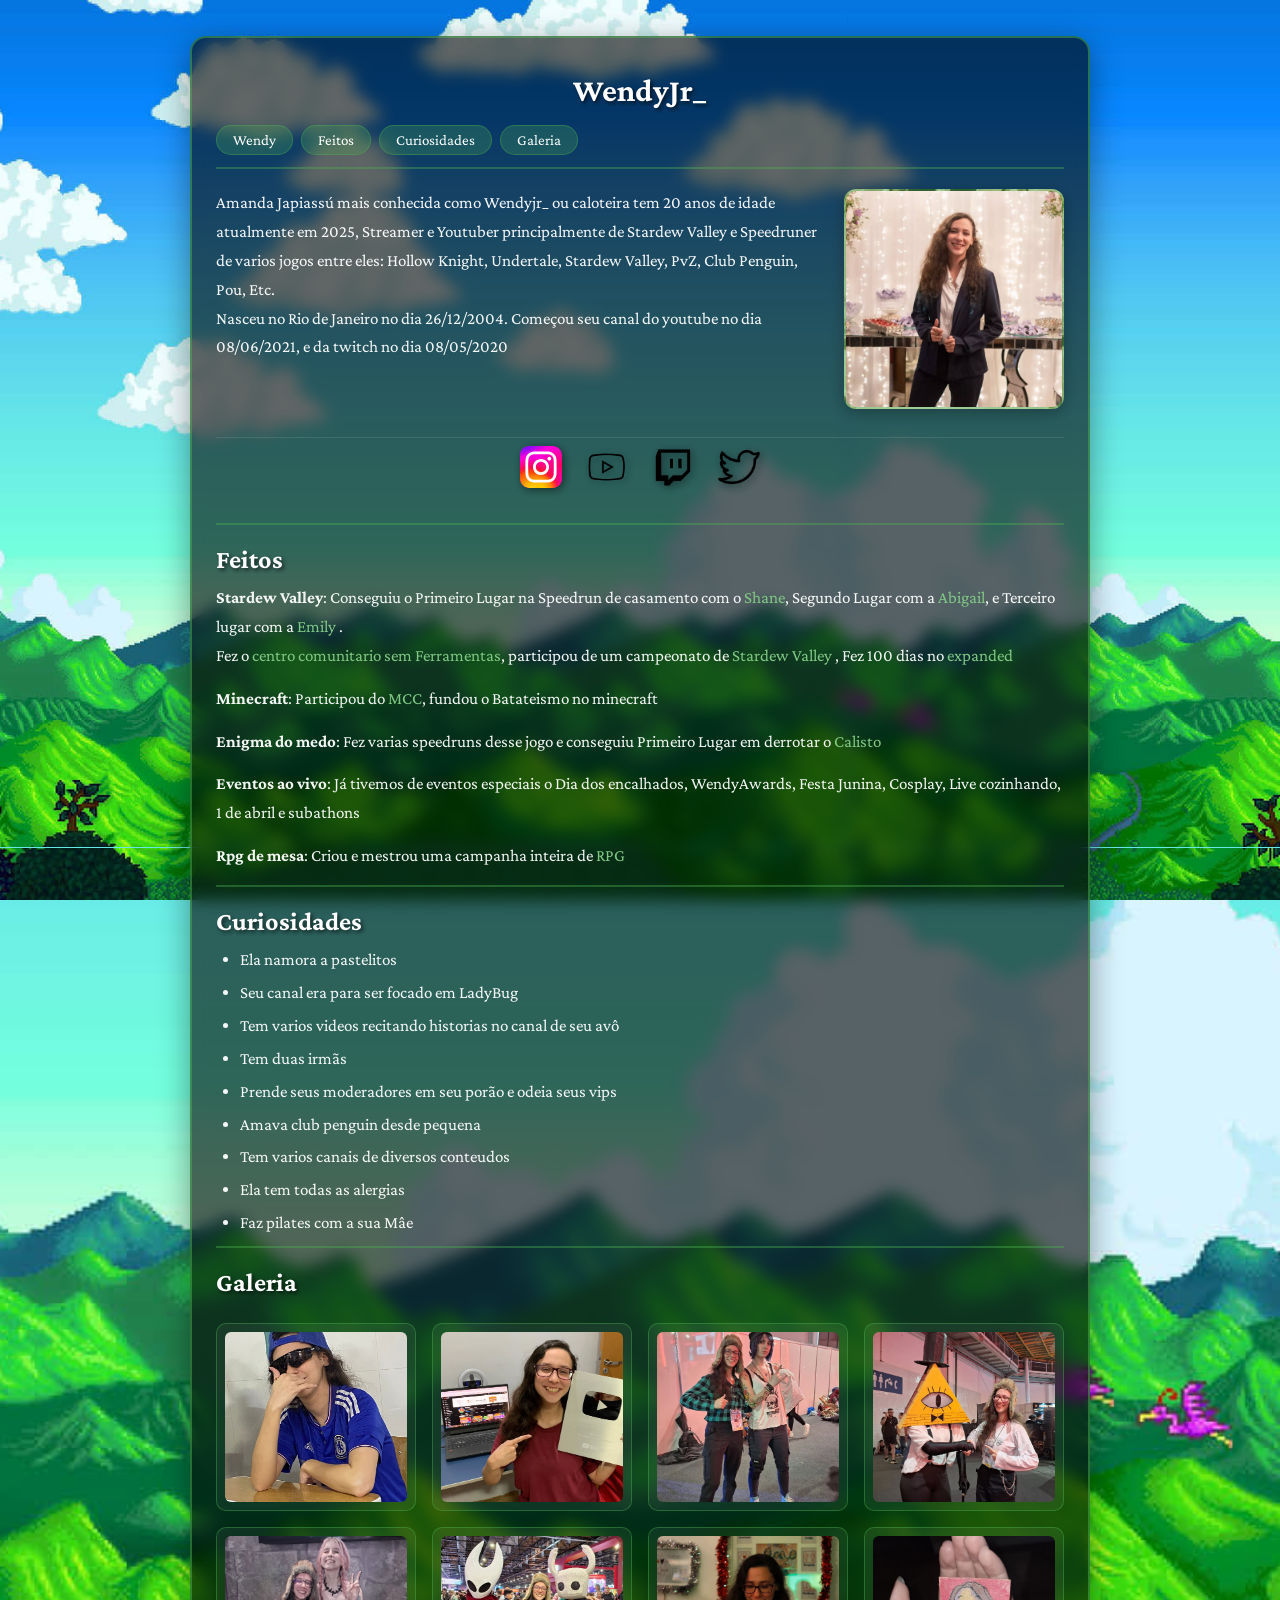
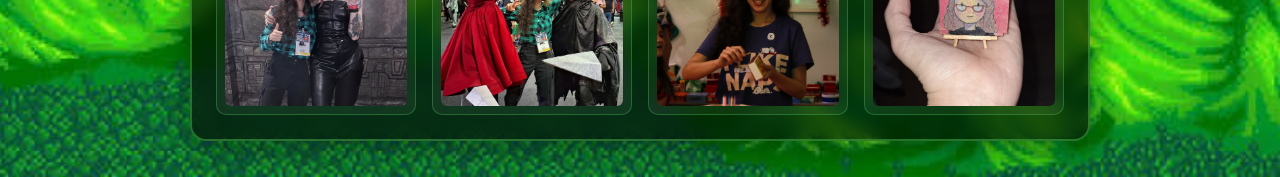
<file: Index.html>
<!DOCTYPE html>
<html lang="en">
  <head>
    <meta charset="UTF-8" />
    <meta name="viewport" content="width=device-width, initial-scale=1.0" />
    <link rel="stylesheet" href="Style.css" />
    <link
      href="https://fonts.googleapis.com/css2?family=Crimson+Pro:wght@400;600;700&display=swap"
      rel="stylesheet"
    />
    <script src="index.js" defer></script>
    <title>Wiki</title>
  </head>
  <body>
    <div class="container">
      <div class="caixa">
      <h1><b>WendyJr_</b></h1>
      <ul>
        <li><a href="#Wendy">Wendy</li></a>
        <li><a href="#Feitos">Feitos</li></a>
        <li><a href="#Curiosidades">Curiosidades</li></a>
        <li><a href="#Galeria">Galeria</li></a>
      </ul>
      </div>
      <div class="Principal">
        <p>
          Amanda Japiassú mais conhecida como Wendyjr_ ou caloteira tem 20 anos
          de idade atualmente em 2025, Streamer e Youtuber principalmente de
          Stardew Valley e Speedruner de varios jogos entre eles: Hollow Knight,
          Undertale, Stardew Valley, PvZ, Club Penguin, Pou, Etc. <br />
          Nasceu no Rio de Janeiro no dia 26/12/2004. Começou seu canal do
          youtube no dia 08/06/2021, e da twitch no dia 08/05/2020
        </p>
        <div id="Amanda"></div>
        <div class="social">
          <a href="https://www.instagram.com/amandajapiassub/" target="_blank">
            <img src="Imagens/Instagram.svg" alt="Instagram"
          /></a>
          <a href="https://www.youtube.com/@WendyJr_" target="_blank">
            <img src="Imagens/Youtube.png" alt="Youtube"
          /></a>
          <a href="https://www.twitch.tv/wendyjr_" target="_blank">
            <img src="Imagens/twitch.png" alt="twitch"
          /></a>
          <a href="https://x.com/WendyJr_?t=iYJLyfo1XXSEhfTgvDszNA&s=09" target="_blank">
            <img src="Imagens/Twitter.png" alt="twitter"
          /></a>
        </div>
      </div>
      <div class="texto">
        <h2 id="Feitos">Feitos</h2>
        <!-- Stardew Valley -->
        <p>
          <b>Stardew Valley</b>: Conseguiu o Primeiro Lugar na Speedrun de
          casamento com o
          <a href="https://www.speedrun.com/pt-BR/stardew_valley/runs/menj14qm">
            Shane</a
          >, Segundo Lugar com a
          <a href="https://www.speedrun.com/pt-BR/stardew_valley/runs/mew6weqm">
            Abigail</a
          >, e Terceiro lugar com a
          <a href="https://www.speedrun.com/pt-BR/stardew_valley/runs/z1lgodrm">
            Emily </a
          >. <br />
          Fez o
          <a href="https://www.youtube.com/watch?v=tyhOQjtEGqo"
            >centro comunitario sem Ferramentas</a
          >, participou de um campeonato de
          <a href="https://youtu.be/XD584BJOOQs?si=AFogGQ_0Em1O9-FD">
            Stardew Valley </a
          >, Fez 100 dias no
          <a href="https://www.youtube.com/watch?v=r5SNQSfEfZk">expanded</a>
        </p>
        <!-- Minecraft -->
        <p>
          <b>Minecraft</b>: Participou do
          <a href="https://www.youtube.com/watch?v=lBsUa8ZhzME">MCC</a>, fundou
          o Batateismo no minecraft
        </p>
        <p>
          <b>Enigma do medo</b>: Fez varias speedruns desse jogo e conseguiu
          Primeiro Lugar em derrotar o
          <a href="https://www.speedrun.com/pt-BR/Enigma_of_Fear/runs/ylp92xnm"
            >Calisto</a
          >
        </p>
        <p>
          <b>Eventos ao vivo</b>: Já tivemos de eventos especiais o Dia dos
          encalhados, WendyAwards, Festa Junina, Cosplay, Live cozinhando, 1 de
          abril e subathons
        </p>
        <p>
          <b>Rpg de mesa</b>: Criou e mestrou uma campanha inteira de
          <a
            href="https://www.youtube.com/playlist?list=PLcRnwsYtkBpyUVTcKABBBLAHlXA9TAyn7"
            >RPG</a
          >
        </p>
        <h2 id="Curiosidades">Curiosidades</h2>
        <ul>
          <li>Ela namora a pastelitos</li>
          <li>Seu canal era para ser focado em LadyBug</li>
          <li>Tem varios videos recitando historias no canal de seu avô</li>
          <li>Tem duas irmãs</li>
          <li>Prende seus moderadores em seu porão e odeia seus vips</li>
          <li>Amava club penguin desde pequena</li>
          <li>Tem varios canais de diversos conteudos</li>
          <li>Ela tem todas as alergias</li>
          <li>Faz pilates com a sua Mâe</li>
        </ul>
        <h2 id="Galeria">Galeria</h2>
        <div class="galeria">
          <figure class="galeria-item">
            <img src="Imagens/F7.jfif" alt="Foto">
          </figure>
          <figure class="galeria-item">
            <img src="Imagens/F1.webp" alt="Foto">
          </figure>
          <figure class="galeria-item">
            <img src="Imagens/F2.webp" alt="Foto">
          </figure>
          <figure class="galeria-item">
            <img src="Imagens/F3.webp" alt="Foto">
          </figure>
          <figure class="galeria-item">
            <img src="Imagens/F4.webp" alt="Foto">
          </figure>
          <figure class="galeria-item">
            <img src="Imagens/F5.webp" alt="Foto">
          </figure>
          <figure class="galeria-item">
            <img src="Imagens/F8.webp" alt="Foto">
          </figure>
          <figure class="galeria-item">
            <img src="Imagens/F9.webp" alt="Foto">
          </figure>
        </div>
      </div>
    </div>
    <div id="lightbox" class="lightbox-overlay">
      <span class="lightbox-close">&times;</span>
      <img id="lightbox-imagem" class="lightbox-content" alt="imagem em tela cheia">
    </div>
  </body>
</html>
</file>
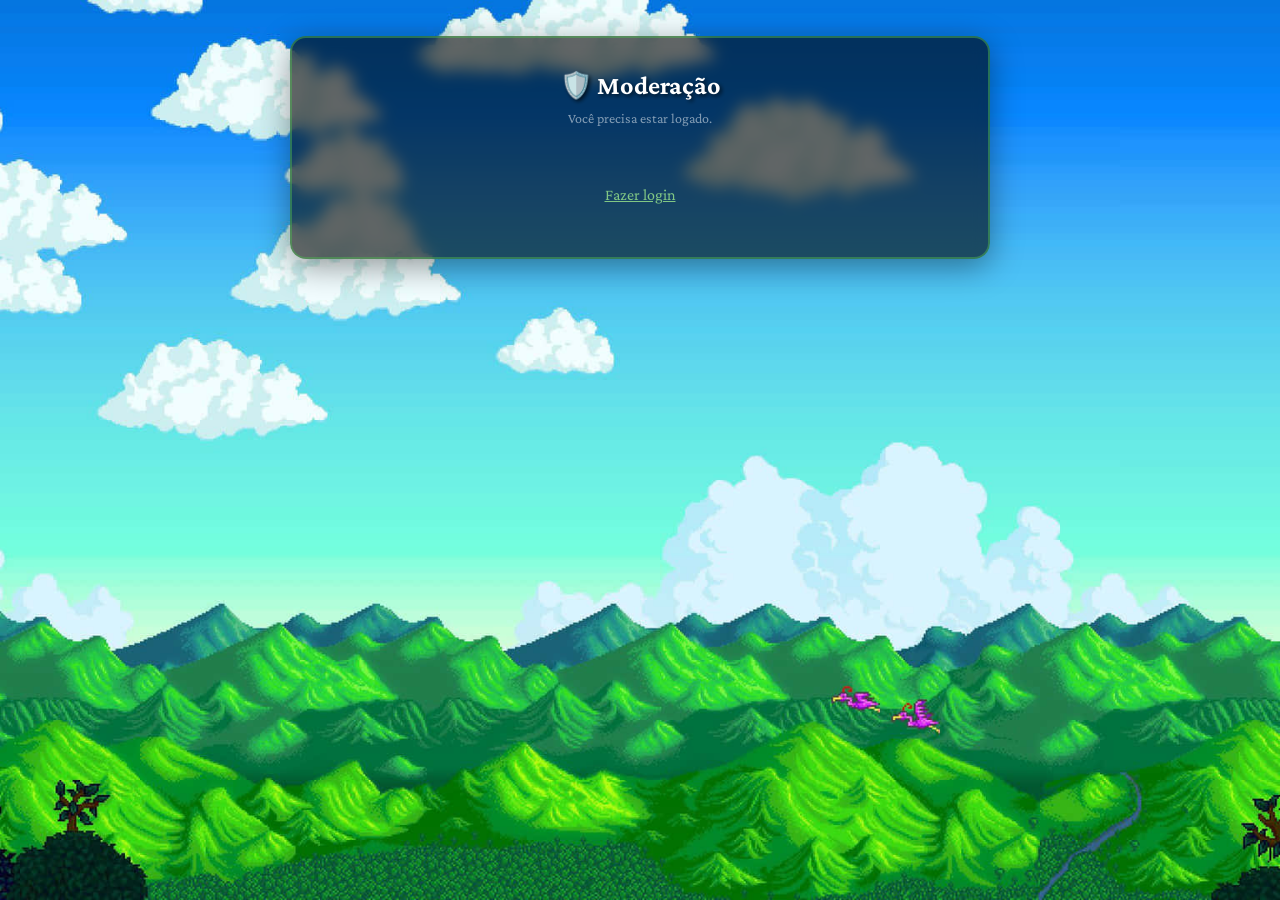
<file: moderacao.html>
<!DOCTYPE html>
<html lang="pt-br">
  <head>
    <meta charset="UTF-8" />
    <meta name="viewport" content="width=device-width, initial-scale=1.0" />
    <link
      href="https://unpkg.com/boxicons@2.1.4/css/boxicons.min.css"
      rel="stylesheet"
    />
    <link rel="stylesheet" href="Style.css?v=2" />
    <link
      href="https://fonts.googleapis.com/css2?family=Crimson+Pro:wght@400;600;700&display=swap"
      rel="stylesheet"
    />
    <title>Moderação - Wiki</title>
    <style>
      .container.moderacao {
        max-width: 700px;
      }

      .mod-header {
        text-align: center;
        margin-bottom: 10px;
      }

      .mod-header h2 {
        border: none !important;
        padding-top: 0 !important;
      }

      .mod-sub {
        color: rgba(255,255,255,0.5);
        font-size: 14px;
      }

      .mod-aviso {
        background: rgba(255, 193, 7, 0.1);
        border: 1px solid rgba(255, 193, 7, 0.3);
        border-radius: 10px;
        padding: 16px;
        text-align: center;
        color: #ffd54f;
        margin: 16px 0;
      }

      .mod-acoes {
        display: flex;
        gap: 10px;
        flex-wrap: wrap;
        margin-top: 20px;
      }

      .mod-input-area {
        display: flex;
        gap: 10px;
        flex-wrap: wrap;
        margin: 12px 0;
      }

      .mod-input-area input {
        flex: 1;
        min-width: 150px;
        background: rgba(255, 255, 255, 0.08);
        border: 2px solid rgba(76, 175, 80, 0.4);
        border-radius: 10px;
        outline: none;
        font-size: 15px;
        color: white;
        padding: 10px 16px;
      }

      .mod-input-area input:focus {
        border-color: #4caf50;
      }

      .mod-lista {
        margin-top: 12px;
      }

      .mod-item {
        display: flex;
        justify-content: space-between;
        align-items: center;
        background: rgba(255,255,255,0.06);
        border-radius: 10px;
        padding: 10px 14px;
        margin-bottom: 6px;
      }

      .mod-item .mod-nome {
        color: white;
        font-weight: 600;
        font-size: 15px;
      }

      .mod-item .mod-remove {
        background: rgba(229, 57, 53, 0.3);
        color: #ef9a9a;
        border: none;
        border-radius: 8px;
        padding: 4px 12px;
        font-size: 13px;
        cursor: pointer;
        transition: 0.2s;
      }

      .mod-item .mod-remove:hover {
        background: rgba(229, 57, 53, 0.5);
      }

      .mod-item .badge-dono {
        background: #ffc107;
        color: #333;
        font-size: 11px;
        padding: 2px 8px;
        border-radius: 10px;
        margin-left: 8px;
      }

      .status-ok {
        color: #81c784;
        font-size: 14px;
        text-align: center;
      }
    </style>
  </head>
  <body>
    <div class="container moderacao">
      <div class="mod-header">
        <h2>🛡️ Moderação</h2>
        <p class="mod-sub" id="modStatus">Carregando...</p>
      </div>

      <div id="modConteudo"></div>
    </div>

    <script>
      const MOD_KEY = "wikiModeradores";
      const COMENT_KEY = "wikiComentarios";

      function getMods() {
        try { return JSON.parse(localStorage.getItem(MOD_KEY) || '["Nata"]'); }
        catch(e) { return ["Nata"]; }
      }

      function salvarMods(lista) {
        localStorage.setItem(MOD_KEY, JSON.stringify(lista));
      }

      function getComentarios() {
        try { return JSON.parse(localStorage.getItem(COMENT_KEY) || "[]"); }
        catch(e) { return []; }
      }

      function getUsuario() {
        return localStorage.getItem("wikiUsuario") || sessionStorage.getItem("wikiUsuario");
      }

      const user = getUsuario();
      const mods = getMods();
      const isMod = mods.includes(user);

      if (!user) {
        document.getElementById("modStatus").textContent = "Você precisa estar logado.";
        document.getElementById("modConteudo").innerHTML = '<p style="text-align:center;color:rgba(255,255,255,0.5);padding:30px 0;"><a href="https://1Nata1.github.io/Login/" style="color:#81c784;">Fazer login</a></p>';
      } else if (!isMod) {
        document.getElementById("modStatus").textContent = "Acesso restrito a moderadores.";
        document.getElementById("modConteudo").innerHTML = '<div class="mod-aviso">⛔ Você não é moderador.</div>';
      } else {
        document.getElementById("modStatus").textContent = "Bem-vindo, moderador!";

        const ehDono = user === "Nata";
        let html = "";

        // Se for o dono (Nata), pode gerenciar moderadores
        if (ehDono) {
          html += `<h3 style="color:#a5d6a7;font-size:18px;margin-top:10px;">Gerenciar Moderadores</h3>
            <div class="mod-input-area">
              <input id="novoModInput" placeholder="Nome do usuário..." />
              <button class="LoginBtn" style="height:42px;font-size:14px;width:auto;padding:0 20px;" onclick="adicionarMod()">Adicionar</button>
            </div>
            <div id="listaMods" class="mod-lista"></div>`;
        }

        // Aprovar/rejeitar comentários
        html += `<h3 style="color:#a5d6a7;font-size:18px;margin-top:20px;">Comentários Pendentes</h3>
          <div id="comentariosPendentes"></div>
          <div style="text-align:center;margin-top:20px;">
            <a href="index.html#Comentarios" style="color:#81c784;font-size:14px;">← Voltar para a Wiki</a>
          </div>`;

        document.getElementById("modConteudo").innerHTML = html;

        if (ehDono) renderizarMods();
        renderizarPendentes();
      }

      function renderizarMods() {
        const mods = getMods();
        let html = "";
        for (const m of mods) {
          const ehDono = m === "Nata";
          html += `<div class="mod-item">
            <span class="mod-nome">${m}${ehDono ? '<span class="badge-dono">Dono</span>' : ''}</span>
            ${!ehDono ? `<button class="mod-remove" onclick="removerMod('${m}')">Remover</button>` : ''}
          </div>`;
        }
        document.getElementById("listaMods").innerHTML = html;
      }

      function renderizarPendentes() {
        const comentarios = getComentarios();
        const pendentes = comentarios.filter(c => c.status === "pendente");

        if (pendentes.length === 0) {
          document.getElementById("comentariosPendentes").innerHTML = '<p style="color:rgba(255,255,255,0.4);text-align:center;padding:20px;">Nenhum comentário pendente.</p>';
          return;
        }

        let html = "";
        for (const c of pendentes) {
          html += `<div class="comentario-item comentario-pendente">
            <div class="comentario-header">
              <span class="comentario-autor">${c.autorNome}</span>
              <span class="comentario-data">${new Date(c.data).toLocaleString("pt-BR")}</span>
            </div>
            <div class="comentario-texto">${c.texto.replace(/</g,"&lt;")}</div>
            <div class="comentario-acoes">
              <button class="comentario-btn aprovar" onclick="aprovar(${c.id})">✓ Aprovar</button>
              <button class="comentario-btn excluir" onclick="excluir(${c.id})">✗ Excluir</button>
            </div>
          </div>`;
        }
        document.getElementById("comentariosPendentes").innerHTML = html;
      }

      function adicionarMod() {
        const input = document.getElementById("novoModInput");
        const nome = input.value.trim();
        if (!nome) { alert("Digite um nome de usuário!"); return; }

        let mods = getMods();
        if (mods.includes(nome)) { alert("Esse usuário já é moderador!"); return; }
        mods.push(nome);
        salvarMods(mods);
        input.value = "";
        renderizarMods();
        alert(`${nome} agora é moderador!`);
      }

      function removerMod(nome) {
        if (!confirm(`Remover ${nome} dos moderadores?`)) return;
        let mods = getMods().filter(m => m !== nome);
        salvarMods(mods);
        renderizarMods();
      }

      function aprovar(id) {
        let comentarios = getComentarios();
        const c = comentarios.find(c => c.id === id);
        if (c) { c.status = "aprovado"; localStorage.setItem(COMENT_KEY, JSON.stringify(comentarios)); }
        renderizarPendentes();
      }

      function excluir(id) {
        if (!confirm("Excluir comentário?")) return;
        let comentarios = getComentarios().filter(c => c.id !== id);
        localStorage.setItem(COMENT_KEY, JSON.stringify(comentarios));
        renderizarPendentes();
      }
    </script>
  </body>
</html>
</file>
<file: Style.css>
* {
  margin: 0;
  padding: 0;
  box-sizing: border-box;
}

html {
  min-height: 100%;
  scroll-behavior: smooth;
}

body {
  background-image: url(Imagens/stardew-valley-2560-x-1440-background-gkvzx4cplgse4ymy.jpg);
  background-repeat: no-repeat;
  background-size: cover;
  background-position: center;
  background-attachment: scroll;
  margin: 0;
  padding: 16px;
  font-family: "Crimson Pro", Georgia, "Times New Roman", serif;
  min-height: 100vh;
  min-height: 100dvh;
  position: relative;
}

body::before {
  content: "";
  position: fixed;
  top: 0;
  left: 0;
  width: 100%;
  height: 100%;
  height: 100dvh;
  background-image: url(Imagens/stardew-valley-2560-x-1440-background-gkvzx4cplgse4ymy.jpg);
  background-repeat: no-repeat;
  background-size: cover;
  background-position: center;
  z-index: -1;
}

.container {
  background: rgba(0, 0, 0, 0.6);
  width: 100%;
  max-width: 900px;
  margin: 20px auto;
  border: 2px solid rgba(76, 175, 80, 0.5);
  box-shadow: 0 8px 32px rgba(0, 0, 0, 0.4);
  border-radius: 16px;
  padding: 24px;
  display: flex;
  flex-direction: column;
  gap: 20px;
  backdrop-filter: blur(8px);
  -webkit-backdrop-filter: blur(8px);
  position: relative;
}

/* ---- Header com usuário ---- */
.header-bar {
  border-bottom: 2px solid rgba(76, 175, 80, 0.4);
  padding-bottom: 12px;
}

.header-top {
  display: flex;
  justify-content: space-between;
  align-items: center;
}

.header-btns {
  display: flex;
  align-items: center;
  gap: 6px;
}

.header-top h1 {
  margin: 0;
  padding: 0;
  border: none;
}

.header-top h1 b {
  font-size: 30px;
  color: white;
  text-shadow: 2px 2px 4px rgba(0, 0, 0, 0.7);
}

.user-btn {
  display: flex;
  align-items: center;
  gap: 8px;
  text-decoration: none;
  color: white;
  background: rgba(76, 175, 80, 0.25);
  padding: 8px 16px;
  border-radius: 25px;
  border: 1px solid rgba(76, 175, 80, 0.4);
  transition: background 0.3s;
  font-size: 14px;
}

.user-btn i {
  font-size: 24px;
  color: #81c784;
}

.user-btn:hover {
  background: rgba(76, 175, 80, 0.5);
}

.mod-btn {
  margin-left: 4px;
}

.mod-btn i {
  font-size: 22px;
}

.mod-btn-icon {
  font-size: 18px;
  color: #ffc107;
  margin-left: 4px;
  cursor: pointer;
  transition: color 0.2s;
}

.mod-btn-icon:hover {
  color: #ffd54f;
}

.user-btn .user-name {
  max-width: 120px;
  overflow: hidden;
  text-overflow: ellipsis;
  white-space: nowrap;
}

.header-bar ul {
  list-style: none;
  display: flex;
  flex-wrap: wrap;
  gap: 8px;
  margin-top: 12px;
}

.header-bar li {
  color: white;
  font-size: 16px;
}

.header-bar ul a {
  text-decoration: none;
  color: white;
  background: rgba(76, 175, 80, 0.25);
  padding: 6px 16px;
  border-radius: 20px;
  border: 1px solid rgba(76, 175, 80, 0.4);
  transition: background 0.3s;
  font-size: 15px;
  display: inline-block;
}

.header-bar ul a:hover {
  background: rgba(76, 175, 80, 0.5);
}

/* ---- Fim header ---- */

.container h1 {
  color: white;
  text-align: center;
  text-shadow: 2px 2px 4px rgba(0, 0, 0, 0.7);
  padding: 10px 0 5px;
  font-size: 32px;
}

/* Mantém o .caixa para compatibilidade com perfil.html */
.caixa {
  border-bottom: 2px solid rgba(76, 175, 80, 0.4);
  padding-bottom: 12px;
}

.caixa ul {
  list-style: none;
  display: flex;
  flex-wrap: wrap;
  gap: 8px;
  margin-top: 12px;
}

.caixa li {
  color: white;
  font-size: 16px;
}

.caixa a {
  text-decoration: none;
  color: white;
  background: rgba(76, 175, 80, 0.25);
  padding: 6px 16px;
  border-radius: 20px;
  border: 1px solid rgba(76, 175, 80, 0.4);
  transition: background 0.3s;
  font-size: 15px;
  display: inline-block;
}

.caixa a:hover {
  background: rgba(76, 175, 80, 0.5);
  text-decoration: none;
}

.container h2 {
  color: white;
  border-top: 2px solid rgba(76, 175, 80, 0.4);
  text-shadow: 2px 2px 4px rgba(0, 0, 0, 0.7);
  padding: 20px 0 10px;
  font-size: 26px;
  margin-top: 8px;
}

.container h3 {
  color: #a5d6a7;
  font-size: 20px;
  margin-top: 12px;
  margin-bottom: 6px;
  padding-left: 2px;
}

.Principal {
  display: flex;
  align-items: flex-start;
  gap: 24px;
  flex-wrap: wrap;
}

.Principal p {
  line-height: 1.7;
  flex: 1;
  font-size: 17px;
  color: rgba(255, 255, 255, 0.95);
  min-width: 250px;
}

#Amanda {
  background-image: url(Imagens/Amanda.webp);
  background-size: cover;
  background-position: top center;
  height: 220px;
  width: 220px;
  border-radius: 12px;
  border: 2px solid rgba(76, 175, 80, 0.5);
  flex-shrink: 0;
  box-shadow: 0 4px 16px rgba(0, 0, 0, 0.3);
}

.social {
  display: flex;
  justify-content: center;
  align-items: center;
  gap: 24px;
  width: 100%;
  flex-wrap: wrap;
  margin: 4px 0;
  padding-top: 8px;
  border-top: 1px solid rgba(255, 255, 255, 0.1);
}

.social img {
  width: 42px;
  height: 42px;
  transition: transform 0.3s, filter 0.3s;
  filter: drop-shadow(2px 2px 4px rgba(0, 0, 0, 0.5));
  border-radius: 8px;
}

.social img:hover {
  transform: scale(1.15);
  filter: brightness(1.3) drop-shadow(2px 2px 6px rgba(76, 175, 80, 0.6));
  cursor: pointer;
}

.texto p {
  font-size: 17px;
  line-height: 1.7;
  color: rgba(255, 255, 255, 0.95);
  margin-bottom: 14px;
}

.texto li {
  font-size: 17px;
  line-height: 1.7;
  color: rgba(255, 255, 255, 0.95);
  margin-bottom: 4px;
}

.texto ul {
  padding-left: 24px;
}

.texto a {
  text-decoration: none;
  color: #81c784;
  border-bottom: 1px solid transparent;
  transition: border-color 0.2s;
}

.texto a:hover {
  text-decoration: none;
  border-bottom-color: #81c784;
}

.galeria {
  display: grid;
  grid-template-columns: repeat(auto-fill, minmax(160px, 1fr));
  gap: 16px;
  padding-top: 16px;
}

.galeria-item {
  border: 1px solid rgba(76, 175, 80, 0.4);
  border-radius: 10px;
  padding: 8px;
  margin: 0;
  display: flex;
  flex-direction: column;
  background: rgba(255, 255, 255, 0.05);
  transition: background 0.3s;
}

.galeria-item:hover {
  background: rgba(255, 255, 255, 0.1);
}

.galeria-item img {
  width: 100%;
  height: 170px;
  object-fit: cover;
  border-radius: 6px;
  display: block;
  cursor: pointer;
  transition: transform 0.2s ease-in-out;
}

.galeria-item img:hover {
  transform: scale(1.03);
}

.lightbox-overlay {
  display: none;
  position: fixed;
  top: 0;
  left: 0;
  width: 100%;
  height: 100%;
  background-color: rgba(0, 0, 0, 0.9);
  z-index: 1000;
  justify-content: center;
  align-items: center;
  padding: 16px;
}

.lightbox-content {
  max-width: 95%;
  max-height: 85%;
  border: 3px solid rgba(76, 175, 80, 0.6);
  border-radius: 8px;
  object-fit: contain;
}

.lightbox-close {
  position: absolute;
  top: 16px;
  right: 24px;
  color: #4caf50;
  font-size: 44px;
  font-weight: bold;
  cursor: pointer;
  transition: color 0.2s;
  line-height: 1;
  z-index: 1001;
}

.lightbox-close:hover {
  color: white;
}

/* ===== NOVOS COMENTÁRIOS ===== */
.comentarios-section {
  border-top: 2px solid rgba(76, 175, 80, 0.4);
  padding-top: 10px;
}

.comentarios-header {
  display: flex;
  align-items: center;
  justify-content: space-between;
  margin-bottom: 16px;
}

.comentarios-header h2 {
  border: none !important;
  padding: 0 !important;
  margin: 0 !important;
  font-size: 22px;
}

.comentarios-count {
  background: rgba(76, 175, 80, 0.2);
  color: #81c784;
  font-size: 13px;
  font-weight: 600;
  padding: 3px 12px;
  border-radius: 20px;
  border: 1px solid rgba(76, 175, 80, 0.3);
}

/* Formulário */
.comentario-input-wrapper {
  display: flex;
  gap: 12px;
  align-items: flex-start;
}

.comentario-avatar {
  width: 38px;
  height: 38px;
  min-width: 38px;
  border-radius: 50%;
  background: linear-gradient(135deg, #43a047, #2e7d32);
  display: flex;
  align-items: center;
  justify-content: center;
  color: white;
  font-weight: 700;
  font-size: 16px;
  font-family: "Crimson Pro", serif;
  border: 2px solid rgba(76, 175, 80, 0.4);
}

.comentario-input-wrapper textarea {
  flex: 1;
  background: rgba(255, 255, 255, 0.06);
  border: 2px solid rgba(255, 255, 255, 0.1);
  border-radius: 12px;
  outline: none;
  font-size: 15px;
  color: white;
  padding: 12px 16px;
  font-family: inherit;
  resize: vertical;
  min-height: 44px;
  transition: border-color 0.3s, background 0.3s;
  line-height: 1.5;
}

.comentario-input-wrapper textarea:focus {
  border-color: #4caf50;
  background: rgba(255, 255, 255, 0.1);
}

.comentario-input-wrapper textarea::placeholder {
  color: rgba(255, 255, 255, 0.4);
}

.comentario-form-footer {
  display: flex;
  justify-content: space-between;
  align-items: center;
  margin-top: 10px;
  padding-left: 50px;
}

.comentario-char-count {
  font-size: 12px;
  color: rgba(255, 255, 255, 0.3);
}

.comentario-enviar-btn {
  display: flex;
  align-items: center;
  gap: 6px;
  background: linear-gradient(135deg, #43a047, #2e7d32);
  border: none;
  border-radius: 10px;
  padding: 10px 20px;
  color: white;
  font-size: 14px;
  font-weight: 600;
  cursor: pointer;
  transition: transform 0.2s, box-shadow 0.2s;
  box-shadow: 0 3px 10px rgba(76, 175, 80, 0.3);
}

.comentario-enviar-btn:hover {
  transform: translateY(-1px);
  box-shadow: 0 5px 16px rgba(76, 175, 80, 0.4);
}

.comentario-enviar-btn:active {
  transform: translateY(0);
}

.comentario-enviar-btn i {
  font-size: 16px;
}

/* Login message */
.comentario-login-msg {
  display: flex;
  flex-direction: column;
  align-items: center;
  justify-content: center;
  gap: 10px;
  padding: 30px;
  background: rgba(255, 255, 255, 0.04);
  border: 1px dashed rgba(255, 255, 255, 0.12);
  border-radius: 14px;
  text-align: center;
}

.comentario-login-msg i {
  font-size: 32px;
  color: rgba(255, 255, 255, 0.25);
}

.comentario-login-msg p {
  color: rgba(255, 255, 255, 0.5);
  font-size: 15px;
}

.comentario-login-msg a {
  color: #81c784;
  text-decoration: none;
  font-weight: 600;
}

.comentario-login-msg a:hover {
  text-decoration: underline;
}

/* Lista de comentários */
.comentarios-lista {
  margin-top: 20px;
}

.comentario-item {
  background: rgba(255, 255, 255, 0.04);
  border: 1px solid rgba(255, 255, 255, 0.06);
  border-radius: 14px;
  padding: 16px 18px;
  margin-bottom: 12px;
  transition: background 0.2s;
}

.comentario-item:hover {
  background: rgba(255, 255, 255, 0.07);
}

.comentario-pendente {
  border-color: rgba(255, 193, 7, 0.25);
  background: rgba(255, 193, 7, 0.04);
}

.comentario-header {
  display: flex;
  justify-content: space-between;
  align-items: center;
  margin-bottom: 8px;
  flex-wrap: wrap;
  gap: 4px;
}

.comentario-autor {
  font-weight: 600;
  color: #81c784;
  font-size: 14px;
  display: flex;
  align-items: center;
  gap: 6px;
}

.comentario-data {
  font-size: 12px;
  color: rgba(255, 255, 255, 0.35);
}

.comentario-texto {
  font-size: 15px;
  color: rgba(255, 255, 255, 0.9);
  line-height: 1.6;
  word-wrap: break-word;
}

.comentario-acoes {
  display: flex;
  gap: 8px;
  margin-top: 12px;
  flex-wrap: wrap;
}

.comentario-btn {
  padding: 5px 14px;
  border: none;
  border-radius: 8px;
  font-size: 13px;
  cursor: pointer;
  transition: 0.2s;
  font-weight: 600;
}

.comentario-btn.aprovar {
  background: rgba(76, 175, 80, 0.25);
  color: #81c784;
}

.comentario-btn.aprovar:hover {
  background: rgba(76, 175, 80, 0.4);
}

.comentario-btn.excluir {
  background: rgba(229, 57, 53, 0.2);
  color: #ef9a9a;
}

.comentario-btn.excluir:hover {
  background: rgba(229, 57, 53, 0.35);
}

.mod-badge {
  background: #4caf50;
  color: white;
  font-size: 10px;
  padding: 1px 7px;
  border-radius: 10px;
  font-weight: 600;
}

.pendente-badge {
  background: #ffc107;
  color: #333;
  font-size: 10px;
  padding: 1px 7px;
  border-radius: 10px;
  font-weight: 600;
}

/* ===== RESPONSIVO ===== */

@media (max-width: 768px) {
  body {
    padding: 10px;
  }

  .container {
    padding: 18px;
    margin: 12px auto;
    border-radius: 14px;
  }

  .Principal {
    flex-direction: column;
    align-items: center;
    text-align: center;
  }

  .social {
    gap: 18px;
  }

  .container h1,
  .header-top h1 b {
    font-size: 26px;
  }

  .container h2 {
    font-size: 22px;
  }

  .Principal p,
  .texto p,
  .texto li {
    font-size: 16px;
  }

  .galeria {
    grid-template-columns: repeat(auto-fill, minmax(130px, 1fr));
    gap: 12px;
  }

  .galeria-item img {
    height: 140px;
  }

  .header-bar ul,
  .caixa ul {
    justify-content: center;
  }
}

@media (max-width: 480px) {
  body {
    padding: 8px;
  }

  .container {
    padding: 14px;
    margin: 8px auto;
    border-radius: 12px;
    gap: 14px;
  }

  #Amanda {
    height: 150px;
    width: 150px;
  }

  .social {
    gap: 14px;
  }

  .social img {
    width: 36px;
    height: 36px;
  }

  .container h1,
  .header-top h1 b {
    font-size: 20px;
  }

  .container h2 {
    font-size: 19px;
    padding: 14px 0 8px;
  }

  .user-btn {
    padding: 5px 10px;
    font-size: 12px;
  }

  .user-btn i {
    font-size: 18px;
  }

  .user-btn .user-name {
    max-width: 80px;
  }

  .header-bar ul a {
    font-size: 14px;
    padding: 4px 12px;
  }

  .Principal p,
  .texto p,
  .texto li {
    font-size: 15px;
  }

  .Principal {
    flex-direction: column;
    align-items: center;
    text-align: center;
  }

  #Amanda {
    height: 150px;
    width: 150px;
  }

  .header-bar ul {
    justify-content: center;
  }

  .header-bar ul a {
    font-size: 14px;
    padding: 5px 12px;
  }

  .galeria {
    grid-template-columns: repeat(2, 1fr);
    gap: 10px;
  }

  .galeria-item {
    padding: 5px;
  }

  .galeria-item img {
    height: 120px;
  }

  .lightbox-close {
    font-size: 36px;
    top: 10px;
    right: 16px;
  }
}

@media (max-width: 360px) {
  .container {
    padding: 10px;
  }

  #Amanda {
    height: 120px;
    width: 120px;
  }

  .galeria {
    grid-template-columns: 1fr 1fr;
    gap: 8px;
  }

  .galeria-item img {
    height: 100px;
  }

  .user-btn .user-name {
    display: none;
  }
}
</file>
